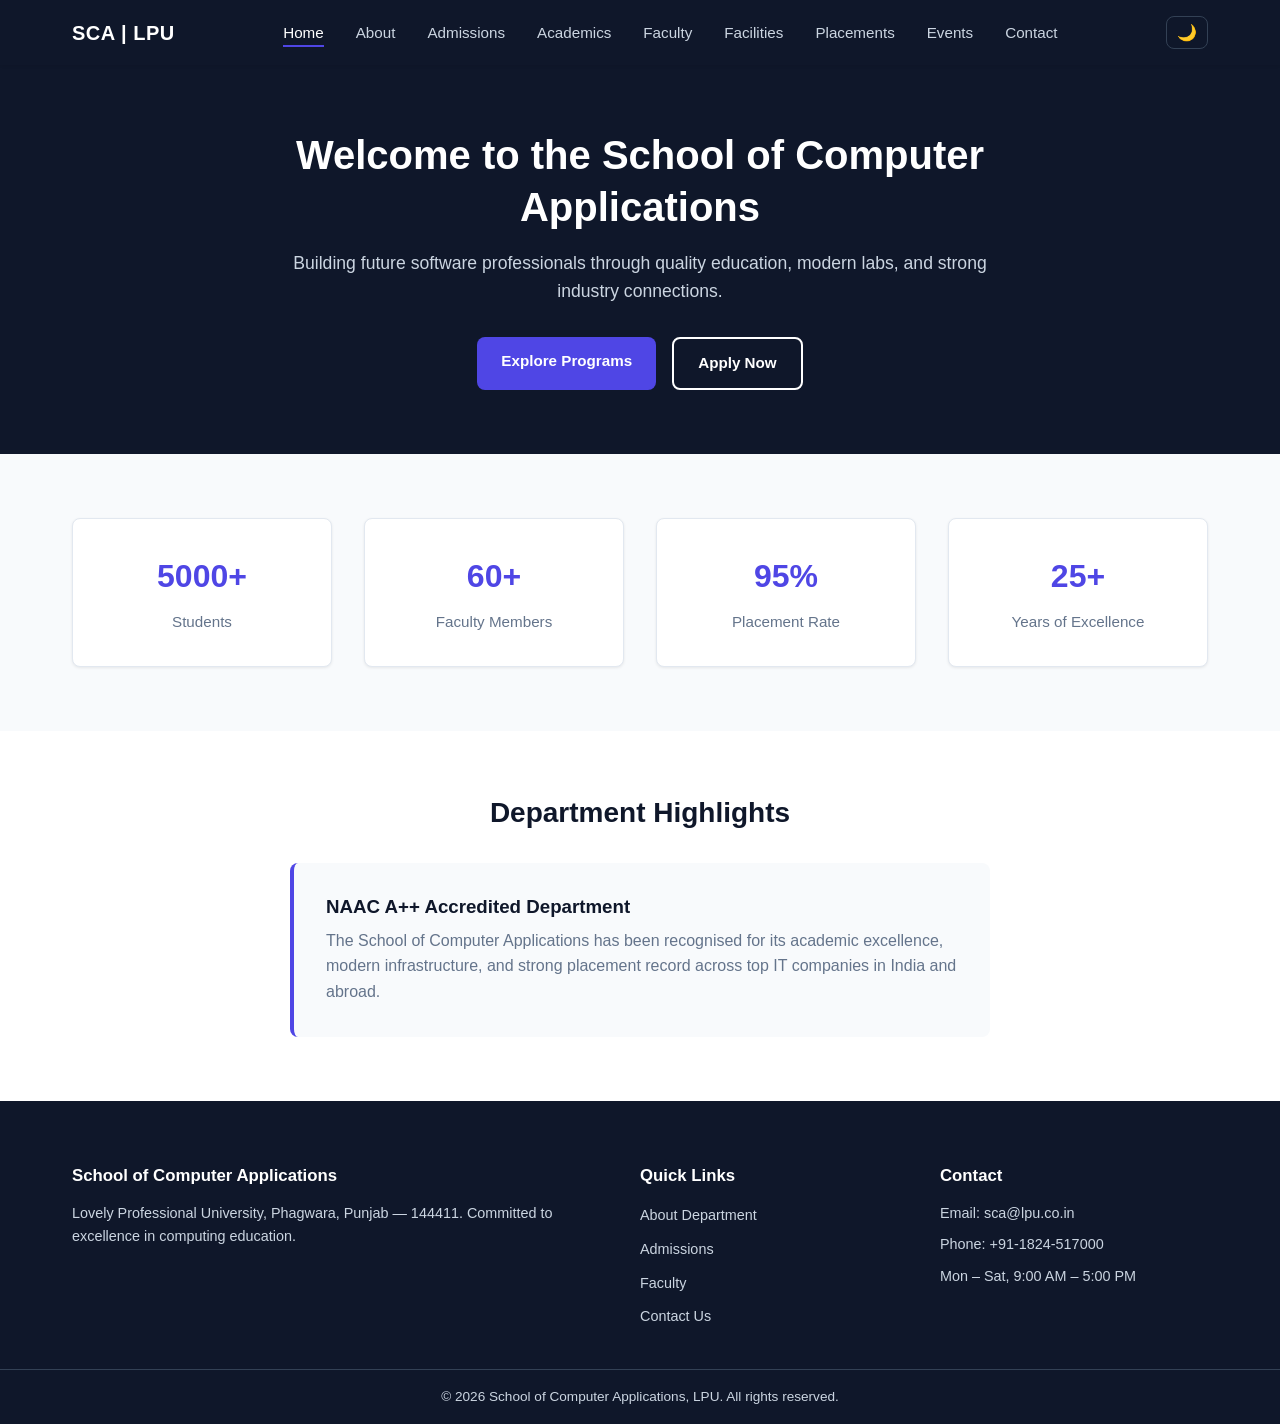
<file: index.html>
<!DOCTYPE html>
<html lang="en">
<head>
  <meta charset="UTF-8">
  <meta name="viewport" content="width=device-width, initial-scale=1.0">
  <title>Home | School of Computer Applications, LPU</title>
  <link rel="stylesheet" href="css/style.css">
</head>
<body>

  <header class="site-header">
    <div class="container header-inner">
      <a href="index.html" class="brand">SCA | LPU</a>
      <nav class="main-nav">
        <ul>
          <li><a href="index.html" class="active">Home</a></li>
          <li><a href="about.html">About</a></li>
          <li><a href="admissions.html">Admissions</a></li>
          <li><a href="academics.html">Academics</a></li>
          <li><a href="faculty.html">Faculty</a></li>
          <li><a href="facilities.html">Facilities</a></li>
          <li><a href="placements.html">Placements</a></li>
          <li><a href="events.html">Events</a></li>
          <li><a href="contact.html">Contact</a></li>
        </ul>
      </nav>
      <button id="theme-toggle" class="theme-toggle" aria-label="Toggle dark mode">🌙</button>
    </div>
  </header>

  <section class="hero">
    <div class="container">
      <h1>Welcome to the School of Computer Applications</h1>
      <p>Building future software professionals through quality education, modern labs, and strong industry connections.</p>
      <div class="hero-buttons">
        <a href="academics.html" class="btn btn-primary">Explore Programs</a>
        <a href="admissions.html" class="btn btn-outline">Apply Now</a>
      </div>
    </div>
  </section>

  <section class="stats">
    <div class="container">
      <div class="stats-grid">
        <div class="stat-card">
          <div class="stat-number">5000+</div>
          <div class="stat-label">Students</div>
        </div>
        <div class="stat-card">
          <div class="stat-number">60+</div>
          <div class="stat-label">Faculty Members</div>
        </div>
        <div class="stat-card">
          <div class="stat-number">95%</div>
          <div class="stat-label">Placement Rate</div>
        </div>
        <div class="stat-card">
          <div class="stat-number">25+</div>
          <div class="stat-label">Years of Excellence</div>
        </div>
      </div>
    </div>
  </section>

  <section class="highlights">
    <div class="container">
      <h2 class="section-title">Department Highlights</h2>
      <div class="highlight-card">
        <h3>NAAC A++ Accredited Department</h3>
        <p>The School of Computer Applications has been recognised for its academic excellence, modern infrastructure, and strong placement record across top IT companies in India and abroad.</p>
      </div>
    </div>
  </section>

  <footer class="site-footer">
    <div class="container footer-grid">
      <div>
        <h3>School of Computer Applications</h3>
        <p>Lovely Professional University, Phagwara, Punjab — 144411. Committed to excellence in computing education.</p>
      </div>
      <div>
        <h3>Quick Links</h3>
        <ul class="footer-links">
          <li><a href="about.html">About Department</a></li>
          <li><a href="admissions.html">Admissions</a></li>
          <li><a href="faculty.html">Faculty</a></li>
          <li><a href="contact.html">Contact Us</a></li>
        </ul>
      </div>
      <div>
        <h3>Contact</h3>
        <p>Email: sca@lpu.co.in</p>
        <p>Phone: +91-1824-517000</p>
        <p>Mon – Sat, 9:00 AM – 5:00 PM</p>
      </div>
    </div>
    <div class="footer-bottom">
      <p>© 2026 School of Computer Applications, LPU. All rights reserved.</p>
    </div>
  </footer>

  <script src="js/app.js"></script>
</body>
</html>
</file>
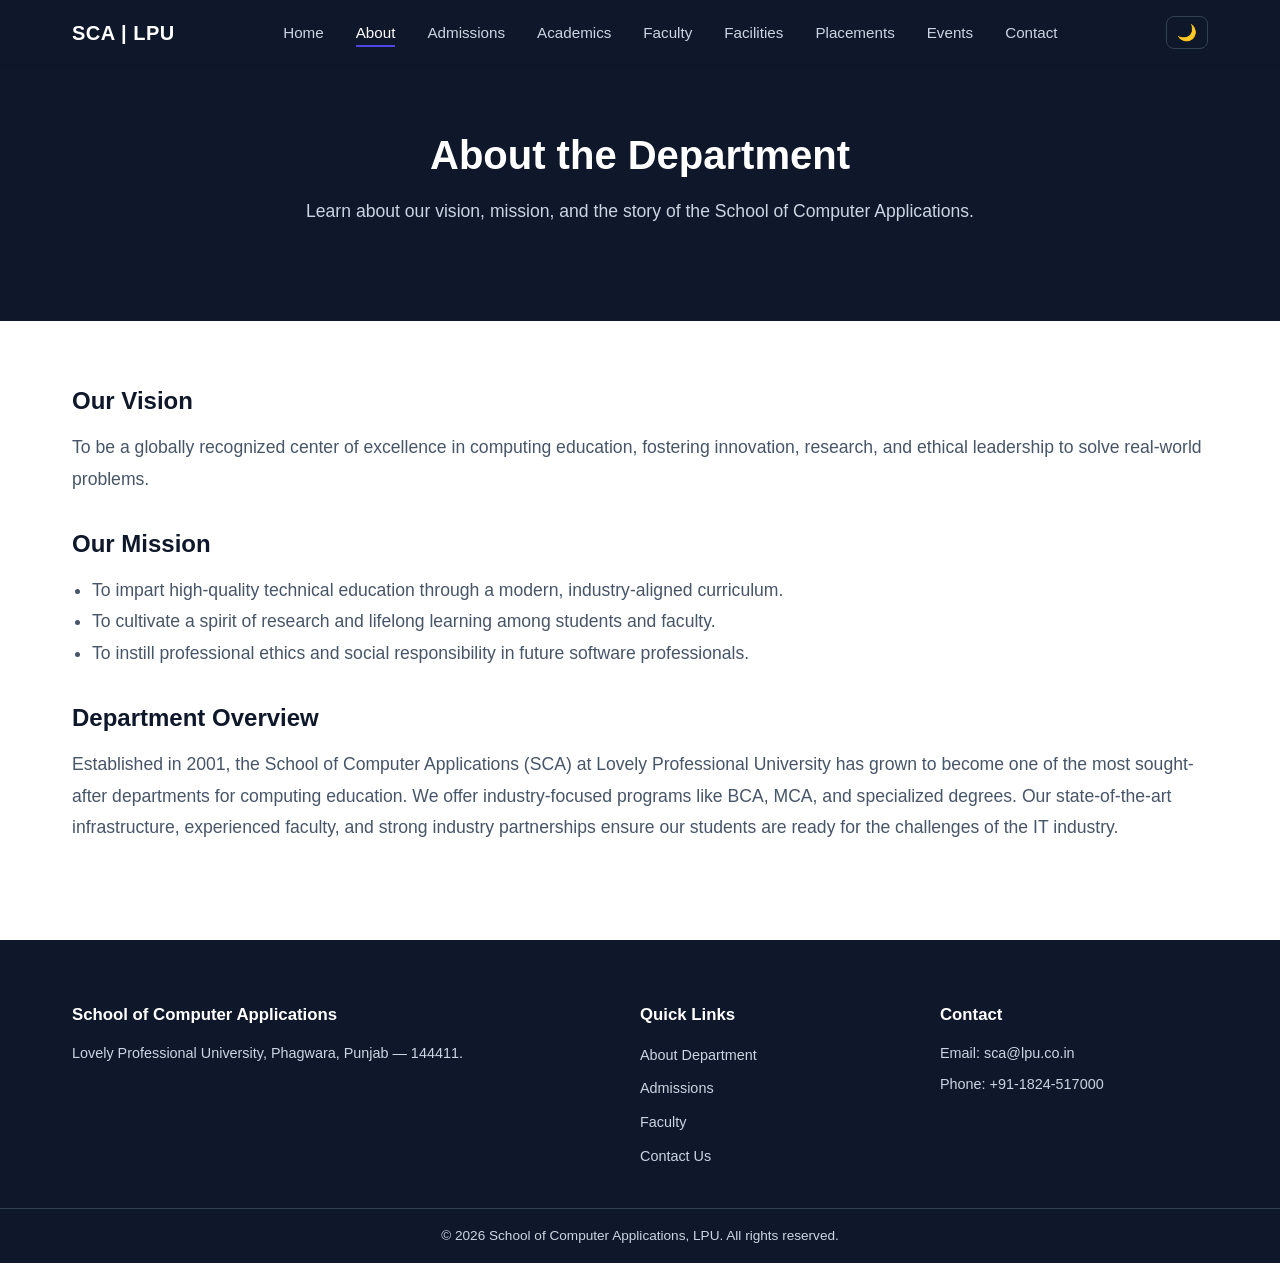
<file: about.html>
<!DOCTYPE html>
<html lang="en">
<head>
  <meta charset="UTF-8">
  <meta name="viewport" content="width=device-width, initial-scale=1.0">
  <title>About | School of Computer Applications, LPU</title>
  <link rel="stylesheet" href="css/style.css">
</head>
<body>
  <header class="site-header">
    <div class="container header-inner">
      <a href="index.html" class="brand">SCA | LPU</a>
      <nav class="main-nav">
        <ul>
          <li><a href="index.html">Home</a></li>
          <li><a href="about.html" class="active">About</a></li>
          <li><a href="admissions.html">Admissions</a></li>
          <li><a href="academics.html">Academics</a></li>
          <li><a href="faculty.html">Faculty</a></li>
          <li><a href="facilities.html">Facilities</a></li>
          <li><a href="placements.html">Placements</a></li>
          <li><a href="events.html">Events</a></li>
          <li><a href="contact.html">Contact</a></li>
        </ul>
      </nav>
      <button id="theme-toggle" class="theme-toggle" aria-label="Toggle dark mode">🌙</button>
    </div>
  </header>

  <section class="hero">
    <div class="container">
      <h1>About the Department</h1>
      <p>Learn about our vision, mission, and the story of the School of Computer Applications.</p>
    </div>
  </section>

  <section class="page-section">
    <div class="container">
      <h2 class="section-heading">Our Vision</h2>
      <p class="content-text">To be a globally recognized center of excellence in computing education, fostering innovation, research, and ethical leadership to solve real-world problems.</p>

      <h2 class="section-heading">Our Mission</h2>
      <ul class="custom-list">
        <li>To impart high-quality technical education through a modern, industry-aligned curriculum.</li>
        <li>To cultivate a spirit of research and lifelong learning among students and faculty.</li>
        <li>To instill professional ethics and social responsibility in future software professionals.</li>
      </ul>

      <h2 class="section-heading">Department Overview</h2>
      <p class="content-text">Established in 2001, the School of Computer Applications (SCA) at Lovely Professional University has grown to become one of the most sought-after departments for computing education. We offer industry-focused programs like BCA, MCA, and specialized degrees. Our state-of-the-art infrastructure, experienced faculty, and strong industry partnerships ensure our students are ready for the challenges of the IT industry.</p>
    </div>
  </section>

  <footer class="site-footer">
    <div class="container footer-grid">
      <div>
        <h3>School of Computer Applications</h3>
        <p>Lovely Professional University, Phagwara, Punjab — 144411.</p>
      </div>
      <div>
        <h3>Quick Links</h3>
        <ul class="footer-links">
          <li><a href="about.html">About Department</a></li>
          <li><a href="admissions.html">Admissions</a></li>
          <li><a href="faculty.html">Faculty</a></li>
          <li><a href="contact.html">Contact Us</a></li>
        </ul>
      </div>
      <div>
        <h3>Contact</h3>
        <p>Email: sca@lpu.co.in</p>
        <p>Phone: +91-1824-517000</p>
      </div>
    </div>
    <div class="footer-bottom">
      <p>© 2026 School of Computer Applications, LPU. All rights reserved.</p>
    </div>
  </footer>
  <script src="js/app.js"></script>
</body>
</html>
</file>
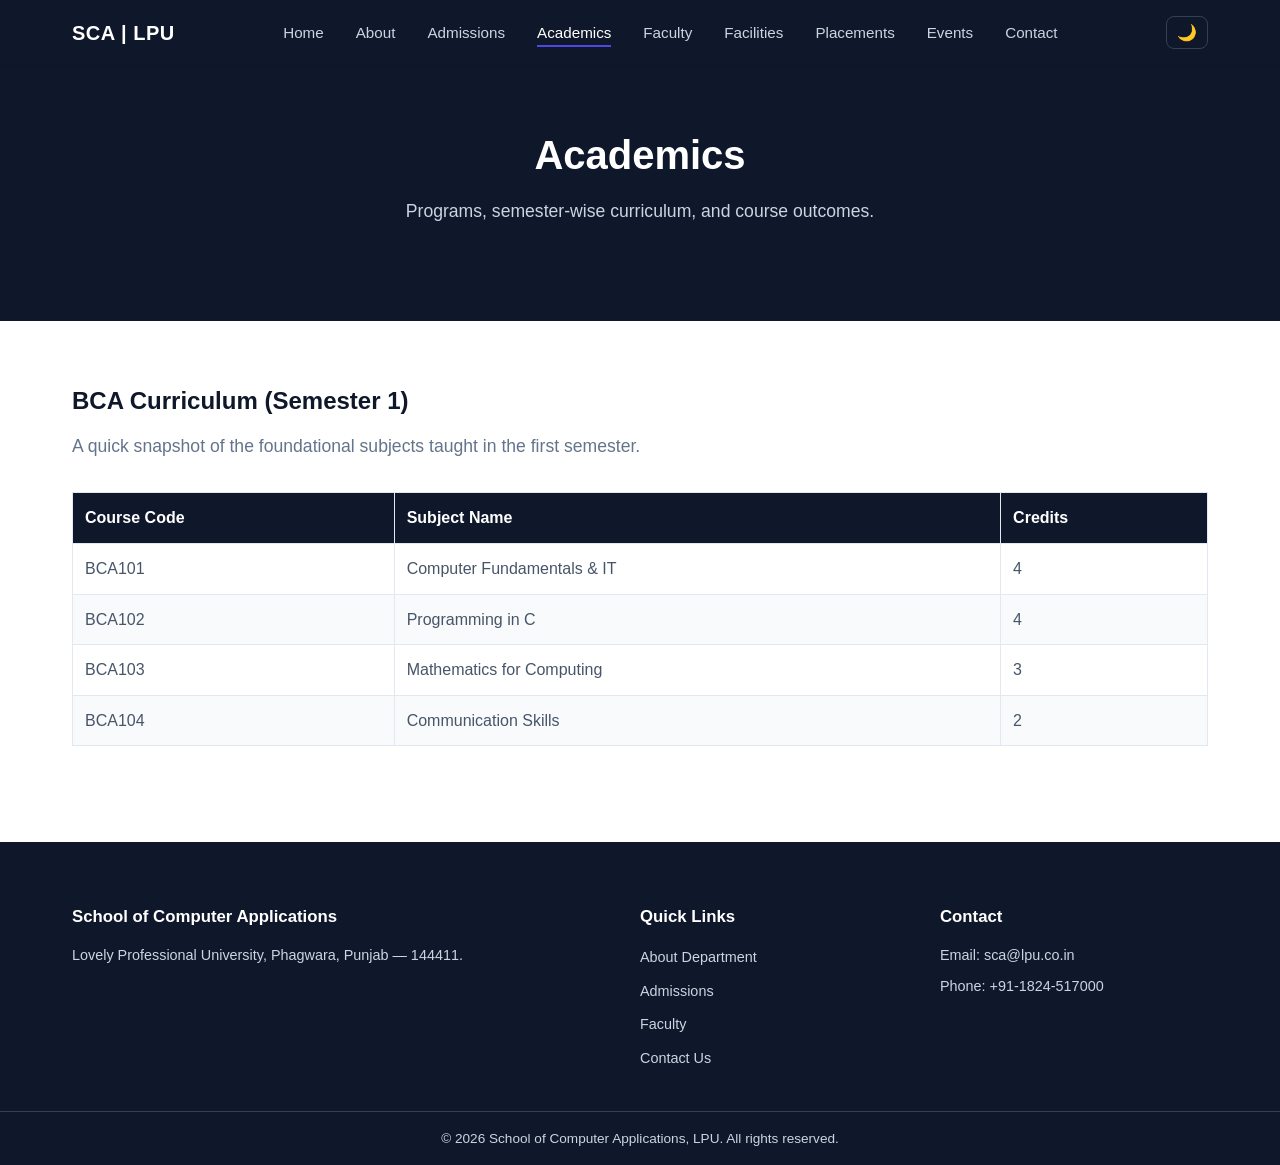
<file: academics.html>
<!DOCTYPE html>
<html lang="en">
<head>
  <meta charset="UTF-8">
  <meta name="viewport" content="width=device-width, initial-scale=1.0">
  <title>Academics | School of Computer Applications, LPU</title>
  <link rel="stylesheet" href="css/style.css">
</head>
<body>
  <header class="site-header">
    <div class="container header-inner">
      <a href="index.html" class="brand">SCA | LPU</a>
      <nav class="main-nav">
        <ul>
          <li><a href="index.html">Home</a></li>
          <li><a href="about.html">About</a></li>
          <li><a href="admissions.html">Admissions</a></li>
          <li><a href="academics.html" class="active">Academics</a></li>
          <li><a href="faculty.html">Faculty</a></li>
          <li><a href="facilities.html">Facilities</a></li>
          <li><a href="placements.html">Placements</a></li>
          <li><a href="events.html">Events</a></li>
          <li><a href="contact.html">Contact</a></li>
        </ul>
      </nav>
      <button id="theme-toggle" class="theme-toggle" aria-label="Toggle dark mode">🌙</button>
    </div>
  </header>

  <section class="hero">
    <div class="container">
      <h1>Academics</h1>
      <p>Programs, semester-wise curriculum, and course outcomes.</p>
    </div>
  </section>

  <section class="page-section">
    <div class="container">
      <h2 class="section-heading">BCA Curriculum (Semester 1)</h2>
      <p class="section-subtext">A quick snapshot of the foundational subjects taught in the first semester.</p>
      
      <table class="data-table">
        <thead>
          <tr>
            <th>Course Code</th>
            <th>Subject Name</th>
            <th>Credits</th>
          </tr>
        </thead>
        <tbody>
          <tr>
            <td>BCA101</td>
            <td>Computer Fundamentals & IT</td>
            <td>4</td>
          </tr>
          <tr>
            <td>BCA102</td>
            <td>Programming in C</td>
            <td>4</td>
          </tr>
          <tr>
            <td>BCA103</td>
            <td>Mathematics for Computing</td>
            <td>3</td>
          </tr>
          <tr>
            <td>BCA104</td>
            <td>Communication Skills</td>
            <td>2</td>
          </tr>
        </tbody>
      </table>
    </div>
  </section>

  <footer class="site-footer">
    <div class="container footer-grid">
      <div>
        <h3>School of Computer Applications</h3>
        <p>Lovely Professional University, Phagwara, Punjab — 144411.</p>
      </div>
      <div>
        <h3>Quick Links</h3>
        <ul class="footer-links">
          <li><a href="about.html">About Department</a></li>
          <li><a href="admissions.html">Admissions</a></li>
          <li><a href="faculty.html">Faculty</a></li>
          <li><a href="contact.html">Contact Us</a></li>
        </ul>
      </div>
      <div>
        <h3>Contact</h3>
        <p>Email: sca@lpu.co.in</p>
        <p>Phone: +91-1824-517000</p>
      </div>
    </div>
    <div class="footer-bottom">
      <p>© 2026 School of Computer Applications, LPU. All rights reserved.</p>
    </div>
  </footer>
  <script src="js/app.js"></script>
</body>
</html>
</file>
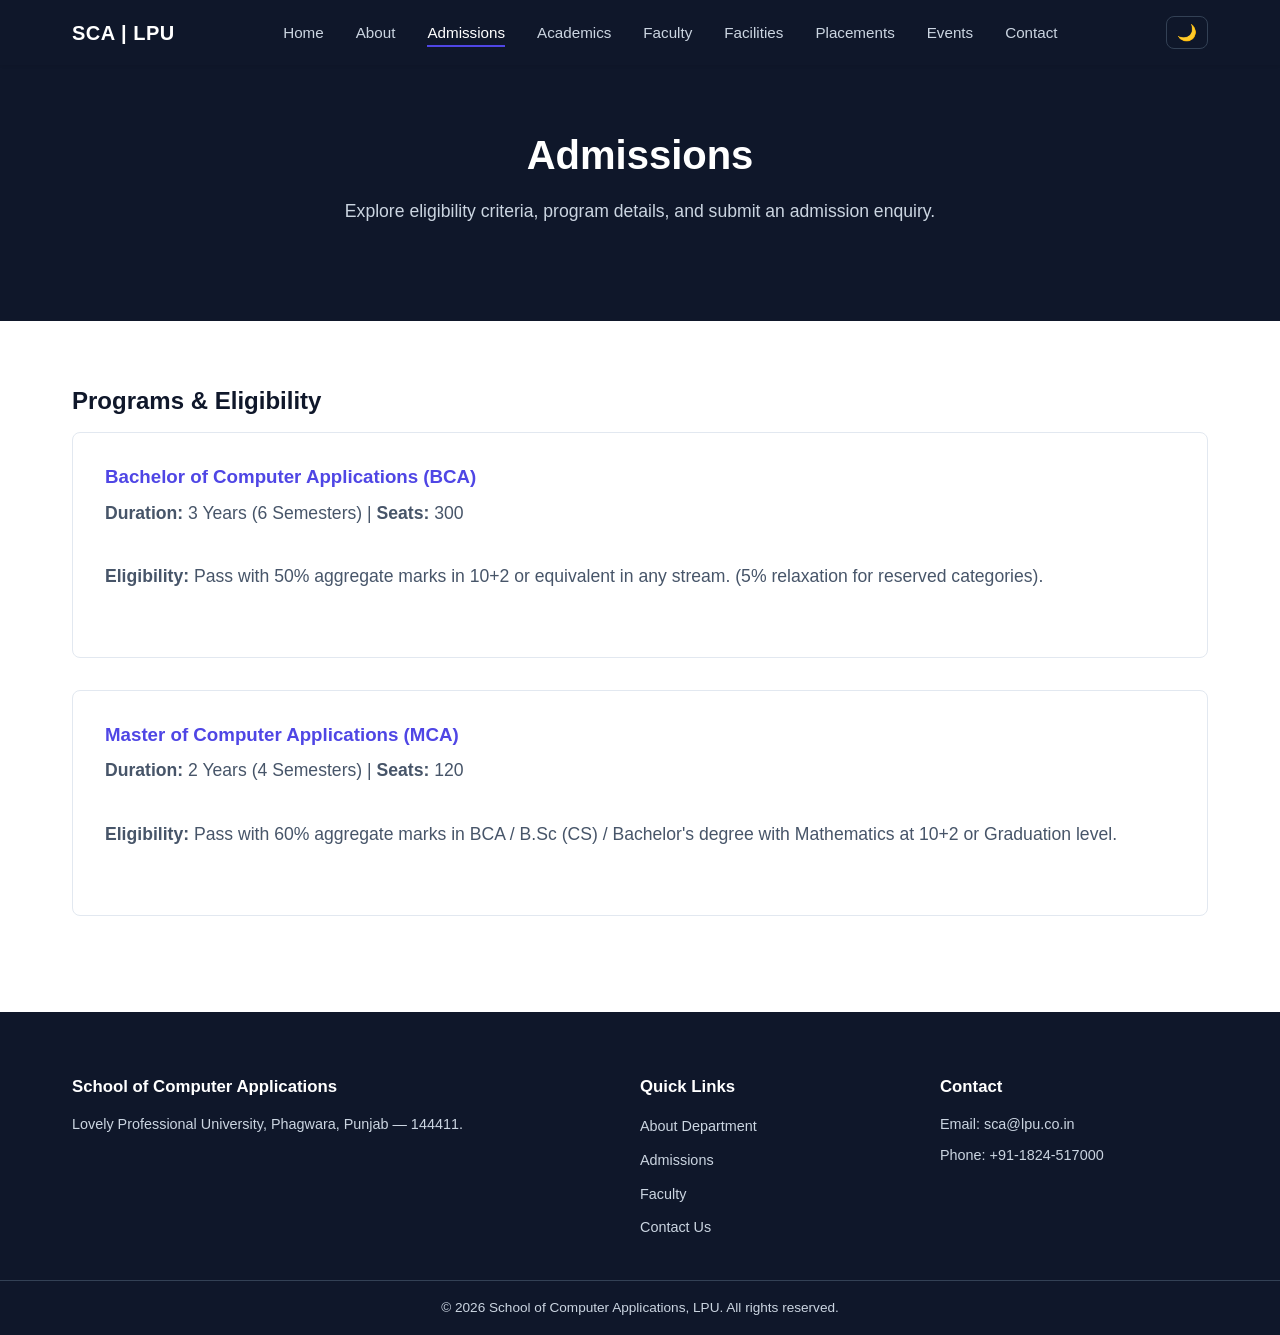
<file: admissions.html>
<!DOCTYPE html>
<html lang="en">
<head>
  <meta charset="UTF-8">
  <meta name="viewport" content="width=device-width, initial-scale=1.0">
  <title>Admissions | School of Computer Applications, LPU</title>
  <link rel="stylesheet" href="css/style.css">
</head>
<body>
  <header class="site-header">
    <div class="container header-inner">
      <a href="index.html" class="brand">SCA | LPU</a>
      <nav class="main-nav">
        <ul>
          <li><a href="index.html">Home</a></li>
          <li><a href="about.html">About</a></li>
          <li><a href="admissions.html" class="active">Admissions</a></li>
          <li><a href="academics.html">Academics</a></li>
          <li><a href="faculty.html">Faculty</a></li>
          <li><a href="facilities.html">Facilities</a></li>
          <li><a href="placements.html">Placements</a></li>
          <li><a href="events.html">Events</a></li>
          <li><a href="contact.html">Contact</a></li>
        </ul>
      </nav>
      <button id="theme-toggle" class="theme-toggle" aria-label="Toggle dark mode">🌙</button>
    </div>
  </header>

  <section class="hero">
    <div class="container">
      <h1>Admissions</h1>
      <p>Explore eligibility criteria, program details, and submit an admission enquiry.</p>
    </div>
  </section>

  <section class="page-section">
    <div class="container">
      <h2 class="section-heading">Programs & Eligibility</h2>
      
      <div class="info-box">
        <h3>Bachelor of Computer Applications (BCA)</h3>
        <p class="content-text"><strong>Duration:</strong> 3 Years (6 Semesters) | <strong>Seats:</strong> 300</p>
        <p class="content-text"><strong>Eligibility:</strong> Pass with 50% aggregate marks in 10+2 or equivalent in any stream. (5% relaxation for reserved categories).</p>
      </div>

      <div class="info-box">
        <h3>Master of Computer Applications (MCA)</h3>
        <p class="content-text"><strong>Duration:</strong> 2 Years (4 Semesters) | <strong>Seats:</strong> 120</p>
        <p class="content-text"><strong>Eligibility:</strong> Pass with 60% aggregate marks in BCA / B.Sc (CS) / Bachelor's degree with Mathematics at 10+2 or Graduation level.</p>
      </div>
    </div>
  </section>

  <footer class="site-footer">
    <div class="container footer-grid">
      <div>
        <h3>School of Computer Applications</h3>
        <p>Lovely Professional University, Phagwara, Punjab — 144411.</p>
      </div>
      <div>
        <h3>Quick Links</h3>
        <ul class="footer-links">
          <li><a href="about.html">About Department</a></li>
          <li><a href="admissions.html">Admissions</a></li>
          <li><a href="faculty.html">Faculty</a></li>
          <li><a href="contact.html">Contact Us</a></li>
        </ul>
      </div>
      <div>
        <h3>Contact</h3>
        <p>Email: sca@lpu.co.in</p>
        <p>Phone: +91-1824-517000</p>
      </div>
    </div>
    <div class="footer-bottom">
      <p>© 2026 School of Computer Applications, LPU. All rights reserved.</p>
    </div>
  </footer>
  <script src="js/app.js"></script>
</body>
</html>
</file>
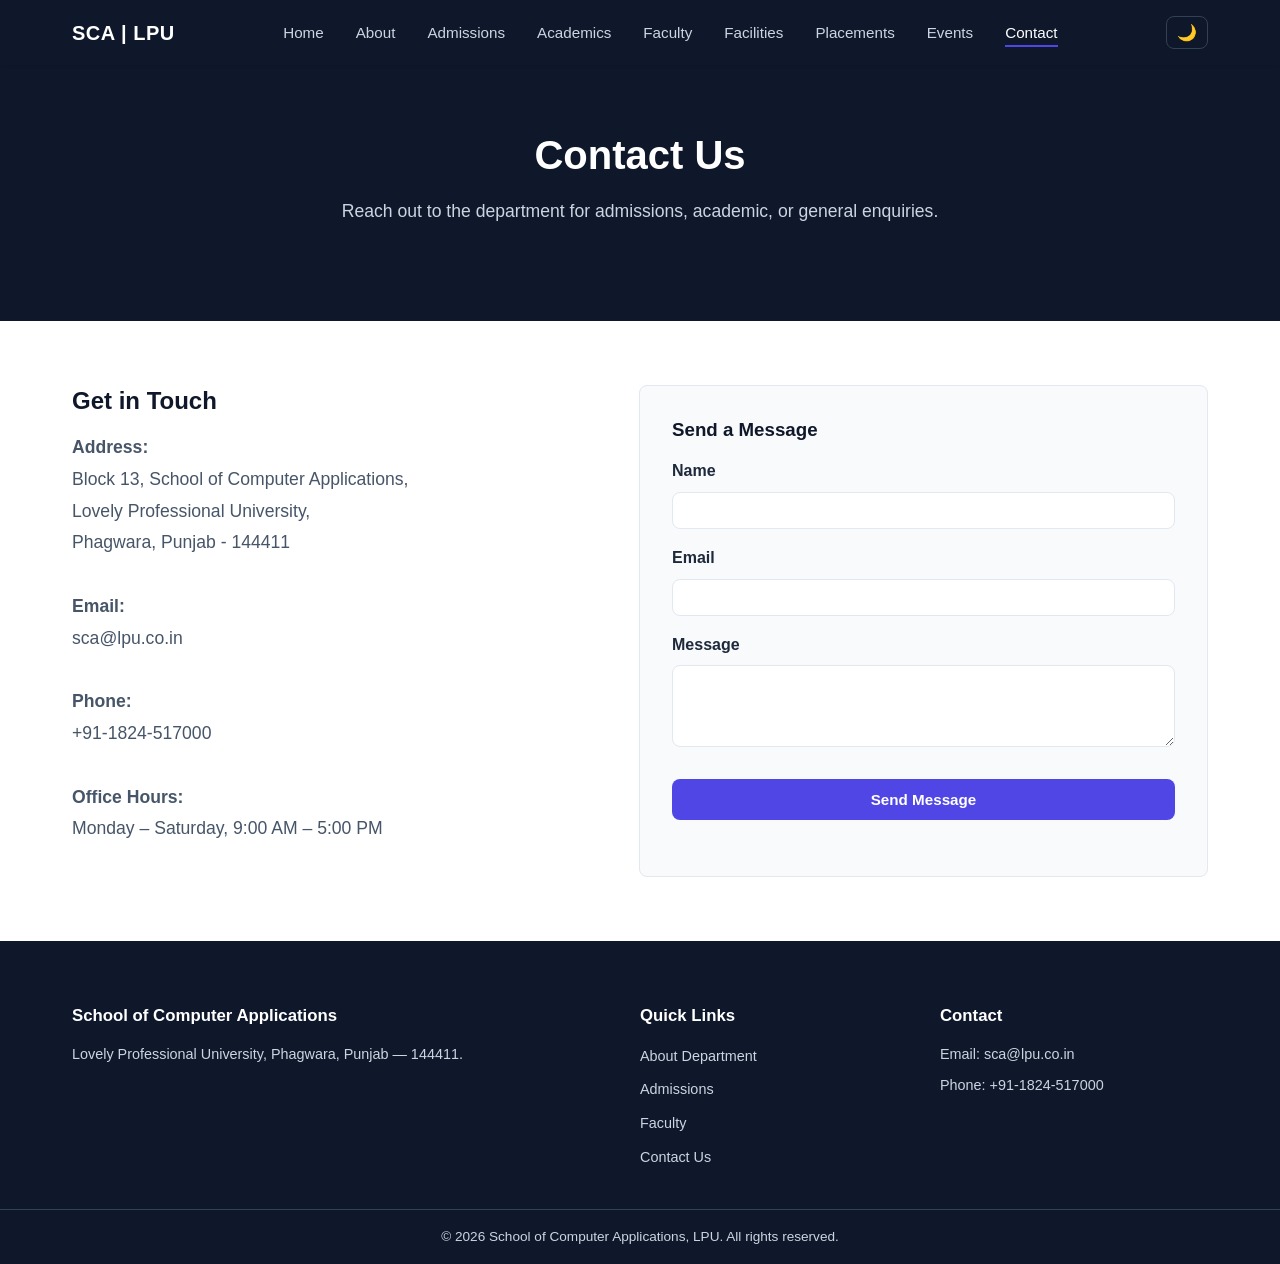
<file: contact.html>
<!DOCTYPE html>
<html lang="en">
<head>
  <meta charset="UTF-8">
  <meta name="viewport" content="width=device-width, initial-scale=1.0">
  <title>Contact | School of Computer Applications, LPU</title>
  <link rel="stylesheet" href="css/style.css">
</head>
<body>
  <header class="site-header">
    <div class="container header-inner">
      <a href="index.html" class="brand">SCA | LPU</a>
      <nav class="main-nav">
        <ul>
          <li><a href="index.html">Home</a></li>
          <li><a href="about.html">About</a></li>
          <li><a href="admissions.html">Admissions</a></li>
          <li><a href="academics.html">Academics</a></li>
          <li><a href="faculty.html">Faculty</a></li>
          <li><a href="facilities.html">Facilities</a></li>
          <li><a href="placements.html">Placements</a></li>
          <li><a href="events.html">Events</a></li>
          <li><a href="contact.html" class="active">Contact</a></li>
        </ul>
      </nav>
      <button id="theme-toggle" class="theme-toggle" aria-label="Toggle dark mode">🌙</button>
    </div>
  </header>

  <section class="hero">
    <div class="container">
      <h1>Contact Us</h1>
      <p>Reach out to the department for admissions, academic, or general enquiries.</p>
    </div>
  </section>

  <section class="page-section">
    <div class="container">
      <div class="contact-layout">
        
        <!-- Contact Info -->
        <div class="contact-info">
          <h2 class="section-heading">Get in Touch</h2>
          <p class="content-text"><strong>Address:</strong><br>Block 13, School of Computer Applications,<br>Lovely Professional University,<br>Phagwara, Punjab - 144411</p>
          <p class="content-text"><strong>Email:</strong><br>sca@lpu.co.in</p>
          <p class="content-text"><strong>Phone:</strong><br>+91-1824-517000</p>
          <p class="content-text"><strong>Office Hours:</strong><br>Monday – Saturday, 9:00 AM – 5:00 PM</p>
        </div>

        <!-- General Enquiry Form -->
        <div class="form-placeholder">
          <h3 class="section-heading" style="margin-bottom: 16px;">Send a Message</h3>
          <form id="contact-form">
            
            <div style="margin-bottom: 16px;">
              <label for="contact-name" style="display: block; font-weight: bold; margin-bottom: 8px;">Name</label>
              <input type="text" id="contact-name" style="width: 100%; padding: 10px; border: 1px solid var(--color-border); border-radius: var(--radius);">
              <small id="c-name-error" style="color: red; display: none;">Please enter your name.</small>
            </div>

            <div style="margin-bottom: 16px;">
              <label for="contact-email" style="display: block; font-weight: bold; margin-bottom: 8px;">Email</label>
              <input type="text" id="contact-email" style="width: 100%; padding: 10px; border: 1px solid var(--color-border); border-radius: var(--radius);">
              <small id="c-email-error" style="color: red; display: none;">Please enter a valid email address.</small>
            </div>

            <div style="margin-bottom: 24px;">
              <label for="contact-message" style="display: block; font-weight: bold; margin-bottom: 8px;">Message</label>
              <textarea id="contact-message" rows="4" style="width: 100%; padding: 10px; border: 1px solid var(--color-border); border-radius: var(--radius);"></textarea>
              <small id="c-message-error" style="color: red; display: none;">Please enter your message.</small>
            </div>

            <button type="submit" class="btn btn-primary" style="border: none; cursor: pointer; width: 100%;">Send Message</button>
            
            <div id="contact-success" style="display: none; margin-top: 16px; padding: 12px; background: #dcfce7; color: #166534; border-radius: var(--radius); font-weight: bold;">
              ✅ Your message has been sent successfully.
            </div>
          </form>
        </div>

      </div>
    </div>
  </section>

  <footer class="site-footer">
    <div class="container footer-grid">
      <div>
        <h3>School of Computer Applications</h3>
        <p>Lovely Professional University, Phagwara, Punjab — 144411.</p>
      </div>
      <div>
        <h3>Quick Links</h3>
        <ul class="footer-links">
          <li><a href="about.html">About Department</a></li>
          <li><a href="admissions.html">Admissions</a></li>
          <li><a href="faculty.html">Faculty</a></li>
          <li><a href="contact.html">Contact Us</a></li>
        </ul>
      </div>
      <div>
        <h3>Contact</h3>
        <p>Email: sca@lpu.co.in</p>
        <p>Phone: +91-1824-517000</p>
      </div>
    </div>
    <div class="footer-bottom">
      <p>© 2026 School of Computer Applications, LPU. All rights reserved.</p>
    </div>
  </footer>
  <script src="js/app.js"></script>
</body>
</html>
</file>
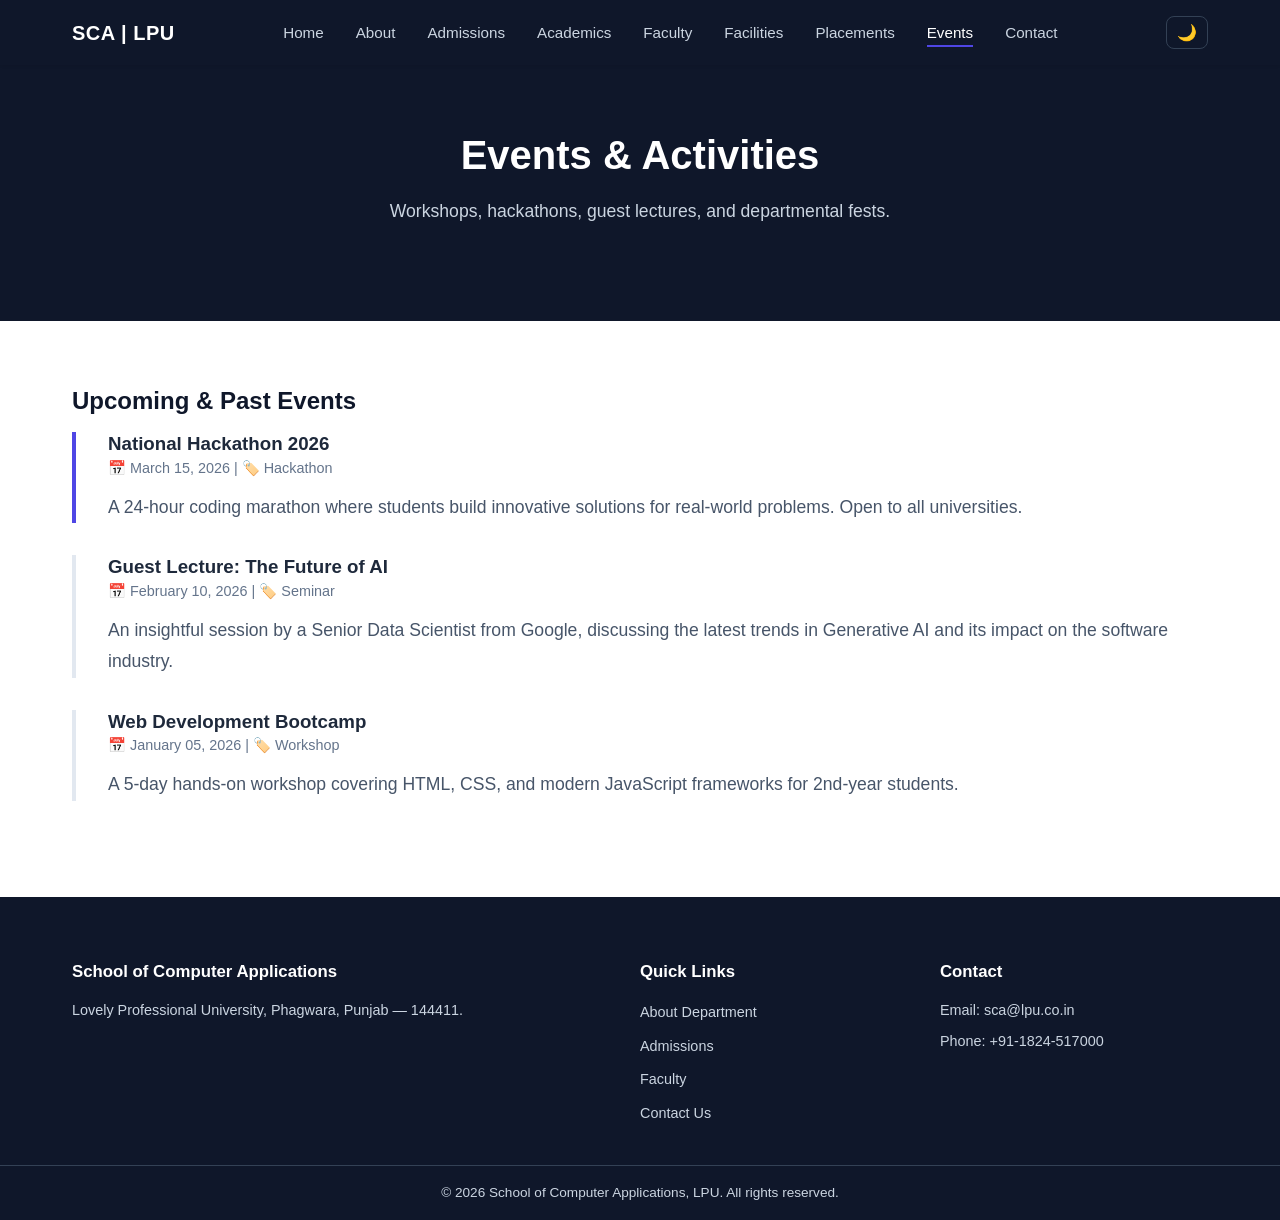
<file: events.html>
<!DOCTYPE html>
<html lang="en">
<head>
  <meta charset="UTF-8">
  <meta name="viewport" content="width=device-width, initial-scale=1.0">
  <title>Events | School of Computer Applications, LPU</title>
  <link rel="stylesheet" href="css/style.css">
</head>
<body>
  <header class="site-header">
    <div class="container header-inner">
      <a href="index.html" class="brand">SCA | LPU</a>
      <nav class="main-nav">
        <ul>
          <li><a href="index.html">Home</a></li>
          <li><a href="about.html">About</a></li>
          <li><a href="admissions.html">Admissions</a></li>
          <li><a href="academics.html">Academics</a></li>
          <li><a href="faculty.html">Faculty</a></li>
          <li><a href="facilities.html">Facilities</a></li>
          <li><a href="placements.html">Placements</a></li>
          <li><a href="events.html" class="active">Events</a></li>
          <li><a href="contact.html">Contact</a></li>
        </ul>
      </nav>
      <button id="theme-toggle" class="theme-toggle" aria-label="Toggle dark mode">🌙</button>
    </div>
  </header>

  <section class="hero">
    <div class="container">
      <h1>Events & Activities</h1>
      <p>Workshops, hackathons, guest lectures, and departmental fests.</p>
    </div>
  </section>

  <section class="page-section">
    <div class="container">
      <h2 class="section-heading">Upcoming & Past Events</h2>
      
      <div class="event-card">
        <h3>National Hackathon 2026</h3>
        <p class="event-date">📅 March 15, 2026 | 🏷️ Hackathon</p>
        <p class="content-text">A 24-hour coding marathon where students build innovative solutions for real-world problems. Open to all universities.</p>
      </div>

      <div class="event-card past-event">
        <h3>Guest Lecture: The Future of AI</h3>
        <p class="event-date">📅 February 10, 2026 | 🏷️ Seminar</p>
        <p class="content-text">An insightful session by a Senior Data Scientist from Google, discussing the latest trends in Generative AI and its impact on the software industry.</p>
      </div>
      
      <div class="event-card past-event">
        <h3>Web Development Bootcamp</h3>
        <p class="event-date">📅 January 05, 2026 | 🏷️ Workshop</p>
        <p class="content-text">A 5-day hands-on workshop covering HTML, CSS, and modern JavaScript frameworks for 2nd-year students.</p>
      </div>
    </div>
  </section>

  <footer class="site-footer">
    <div class="container footer-grid">
      <div>
        <h3>School of Computer Applications</h3>
        <p>Lovely Professional University, Phagwara, Punjab — 144411.</p>
      </div>
      <div>
        <h3>Quick Links</h3>
        <ul class="footer-links">
          <li><a href="about.html">About Department</a></li>
          <li><a href="admissions.html">Admissions</a></li>
          <li><a href="faculty.html">Faculty</a></li>
          <li><a href="contact.html">Contact Us</a></li>
        </ul>
      </div>
      <div>
        <h3>Contact</h3>
        <p>Email: sca@lpu.co.in</p>
        <p>Phone: +91-1824-517000</p>
      </div>
    </div>
    <div class="footer-bottom">
      <p>© 2026 School of Computer Applications, LPU. All rights reserved.</p>
    </div>
  </footer>
  <script src="js/app.js"></script>
</body>
</html>
</file>
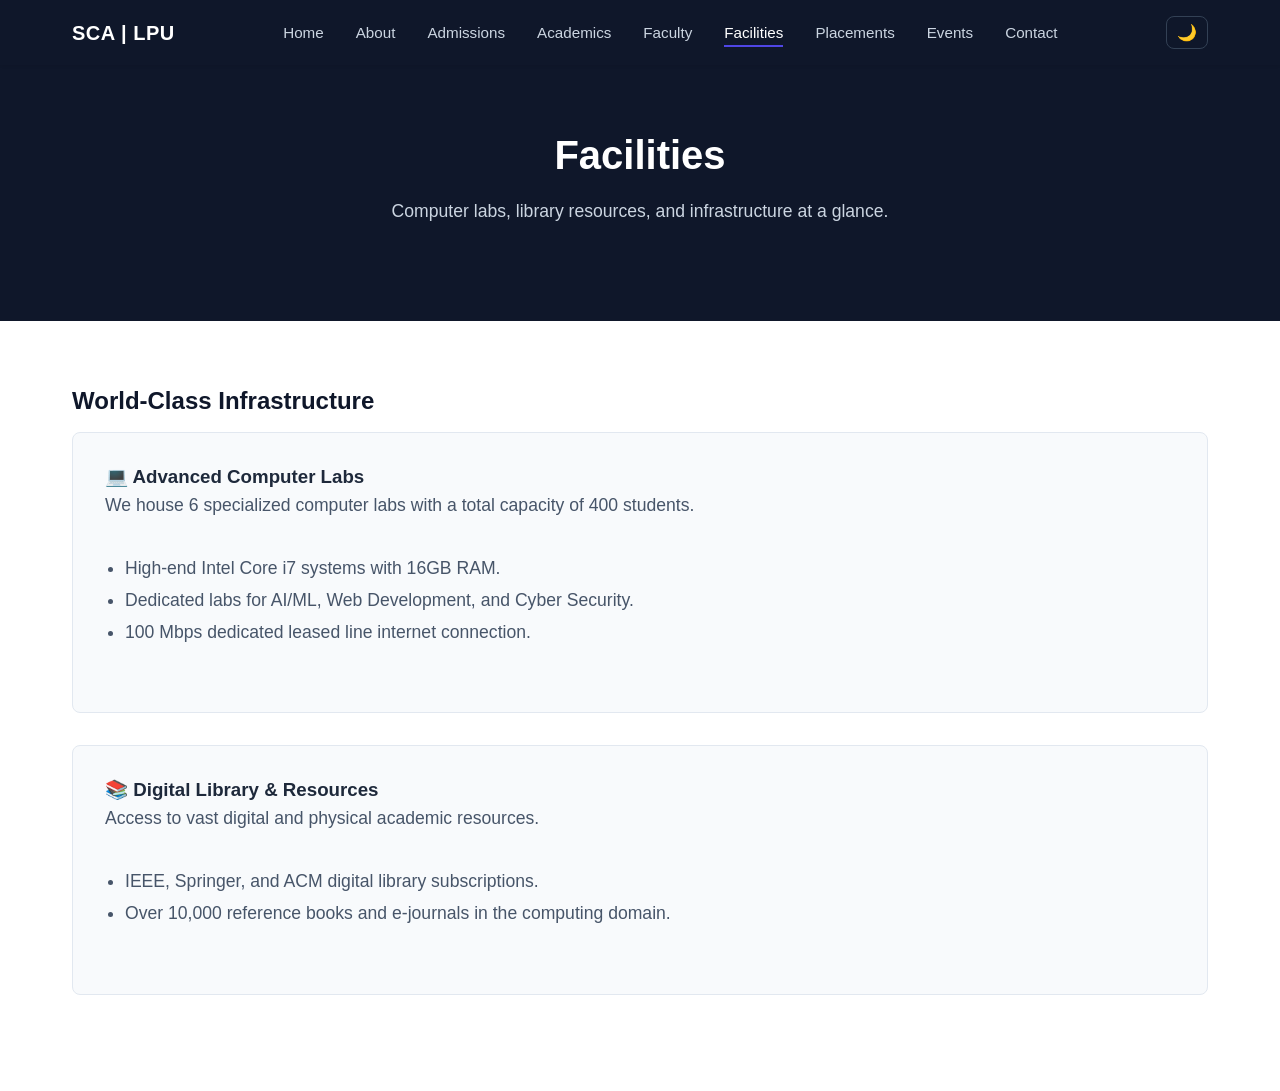
<file: facilities.html>
<!DOCTYPE html>
<html lang="en">
<head>
  <meta charset="UTF-8">
  <meta name="viewport" content="width=device-width, initial-scale=1.0">
  <title>Facilities | School of Computer Applications, LPU</title>
  <link rel="stylesheet" href="css/style.css">
</head>
<body>
  <header class="site-header">
    <div class="container header-inner">
      <a href="index.html" class="brand">SCA | LPU</a>
      <nav class="main-nav">
        <ul>
          <li><a href="index.html">Home</a></li>
          <li><a href="about.html">About</a></li>
          <li><a href="admissions.html">Admissions</a></li>
          <li><a href="academics.html">Academics</a></li>
          <li><a href="faculty.html">Faculty</a></li>
          <li><a href="facilities.html" class="active">Facilities</a></li>
          <li><a href="placements.html">Placements</a></li>
          <li><a href="events.html">Events</a></li>
          <li><a href="contact.html">Contact</a></li>
        </ul>
      </nav>
      <button id="theme-toggle" class="theme-toggle" aria-label="Toggle dark mode">🌙</button>
    </div>
  </header>

  <section class="hero">
    <div class="container">
      <h1>Facilities</h1>
      <p>Computer labs, library resources, and infrastructure at a glance.</p>
    </div>
  </section>

  <section class="page-section">
    <div class="container">
      <h2 class="section-heading">World-Class Infrastructure</h2>
      
      <div class="facility-card">
        <h3>💻 Advanced Computer Labs</h3>
        <p class="content-text">We house 6 specialized computer labs with a total capacity of 400 students.</p>
        <ul class="custom-list">
          <li>High-end Intel Core i7 systems with 16GB RAM.</li>
          <li>Dedicated labs for AI/ML, Web Development, and Cyber Security.</li>
          <li>100 Mbps dedicated leased line internet connection.</li>
        </ul>
      </div>

      <div class="facility-card">
        <h3>📚 Digital Library & Resources</h3>
        <p class="content-text">Access to vast digital and physical academic resources.</p>
        <ul class="custom-list">
          <li>IEEE, Springer, and ACM digital library subscriptions.</li>
          <li>Over 10,000 reference books and e-journals in the computing domain.</li>
          <li
</file>
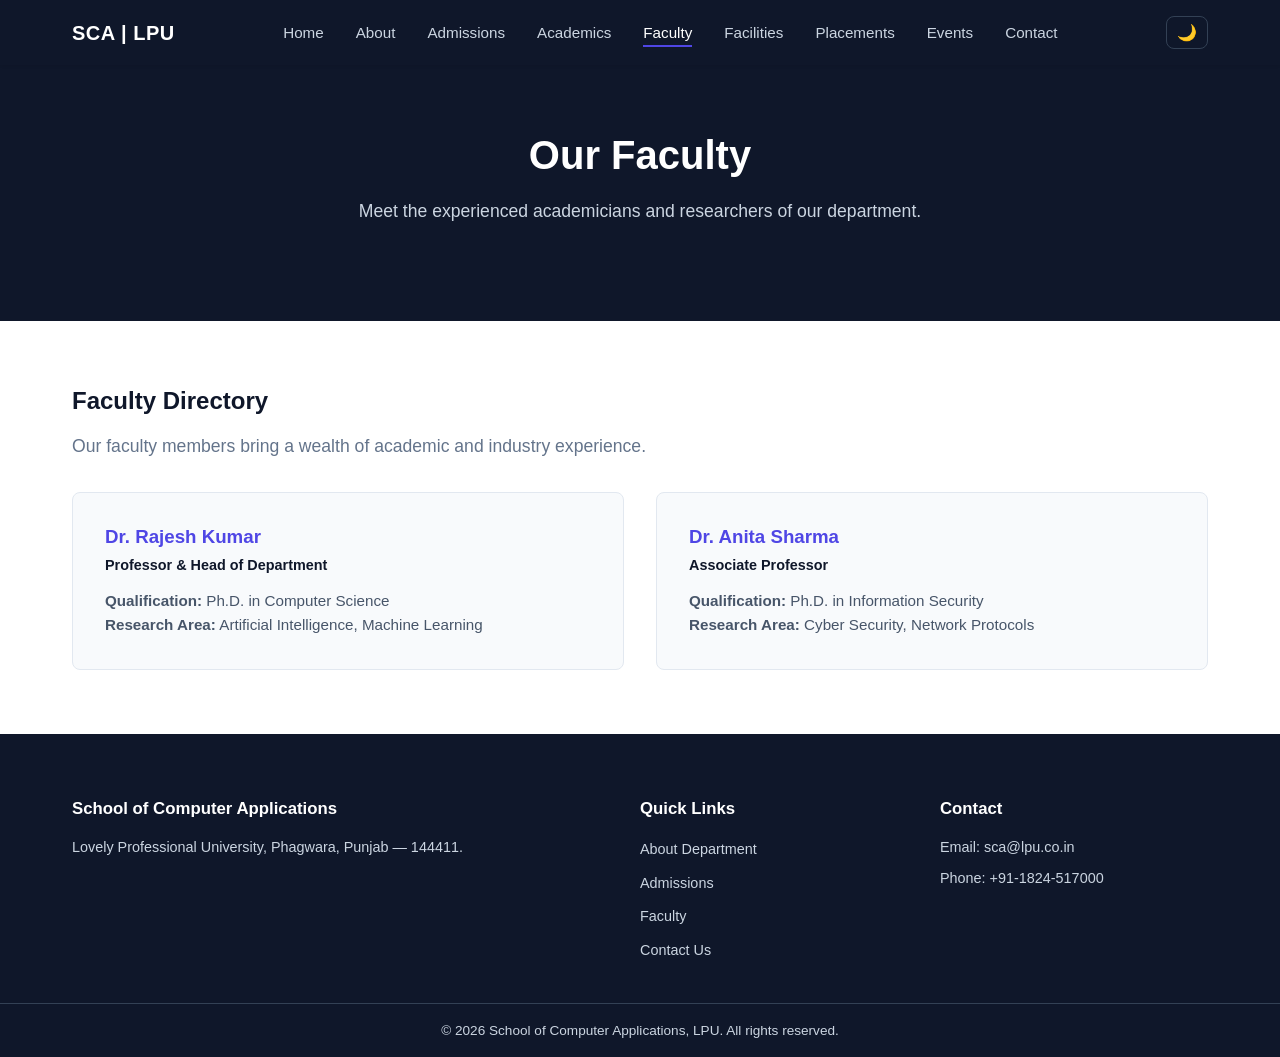
<file: faculty.html>
<!DOCTYPE html>
<html lang="en">
<head>
  <meta charset="UTF-8">
  <meta name="viewport" content="width=device-width, initial-scale=1.0">
  <title>Faculty | School of Computer Applications, LPU</title>
  <link rel="stylesheet" href="css/style.css">
</head>
<body>
  <header class="site-header">
    <div class="container header-inner">
      <a href="index.html" class="brand">SCA | LPU</a>
      <nav class="main-nav">
        <ul>
          <li><a href="index.html">Home</a></li>
          <li><a href="about.html">About</a></li>
          <li><a href="admissions.html">Admissions</a></li>
          <li><a href="academics.html">Academics</a></li>
          <li><a href="faculty.html" class="active">Faculty</a></li>
          <li><a href="facilities.html">Facilities</a></li>
          <li><a href="placements.html">Placements</a></li>
          <li><a href="events.html">Events</a></li>
          <li><a href="contact.html">Contact</a></li>
        </ul>
      </nav>
      <button id="theme-toggle" class="theme-toggle" aria-label="Toggle dark mode">🌙</button>
    </div>
  </header>

  <section class="hero">
    <div class="container">
      <h1>Our Faculty</h1>
      <p>Meet the experienced academicians and researchers of our department.</p>
    </div>
  </section>

  <section class="page-section">
    <div class="container">
      <h2 class="section-heading">Faculty Directory</h2>
      <p class="section-subtext">Our faculty members bring a wealth of academic and industry experience.</p>
      
      <div class="faculty-grid">
        <div class="faculty-card">
          <h3 class="faculty-name">Dr. Rajesh Kumar</h3>
          <p class="faculty-designation">Professor & Head of Department</p>
          <p class="faculty-detail"><strong>Qualification:</strong> Ph.D. in Computer Science</p>
          <p class="faculty-detail"><strong>Research Area:</strong> Artificial Intelligence, Machine Learning</p>
        </div>

        <div class="faculty-card">
          <h3 class="faculty-name">Dr. Anita Sharma</h3>
          <p class="faculty-designation">Associate Professor</p>
          <p class="faculty-detail"><strong>Qualification:</strong> Ph.D. in Information Security</p>
          <p class="faculty-detail"><strong>Research Area:</strong> Cyber Security, Network Protocols</p>
        </div>
      </div>
    </div>
  </section>

  <footer class="site-footer">
    <div class="container footer-grid">
      <div>
        <h3>School of Computer Applications</h3>
        <p>Lovely Professional University, Phagwara, Punjab — 144411.</p>
      </div>
      <div>
        <h3>Quick Links</h3>
        <ul class="footer-links">
          <li><a href="about.html">About Department</a></li>
          <li><a href="admissions.html">Admissions</a></li>
          <li><a href="faculty.html">Faculty</a></li>
          <li><a href="contact.html">Contact Us</a></li>
        </ul>
      </div>
      <div>
        <h3>Contact</h3>
        <p>Email: sca@lpu.co.in</p>
        <p>Phone: +91-1824-517000</p>
      </div>
    </div>
    <div class="footer-bottom">
      <p>© 2026 School of Computer Applications, LPU. All rights reserved.</p>
    </div>
  </footer>
  <script src="js/app.js"></script>
</body>
</html>
</file>
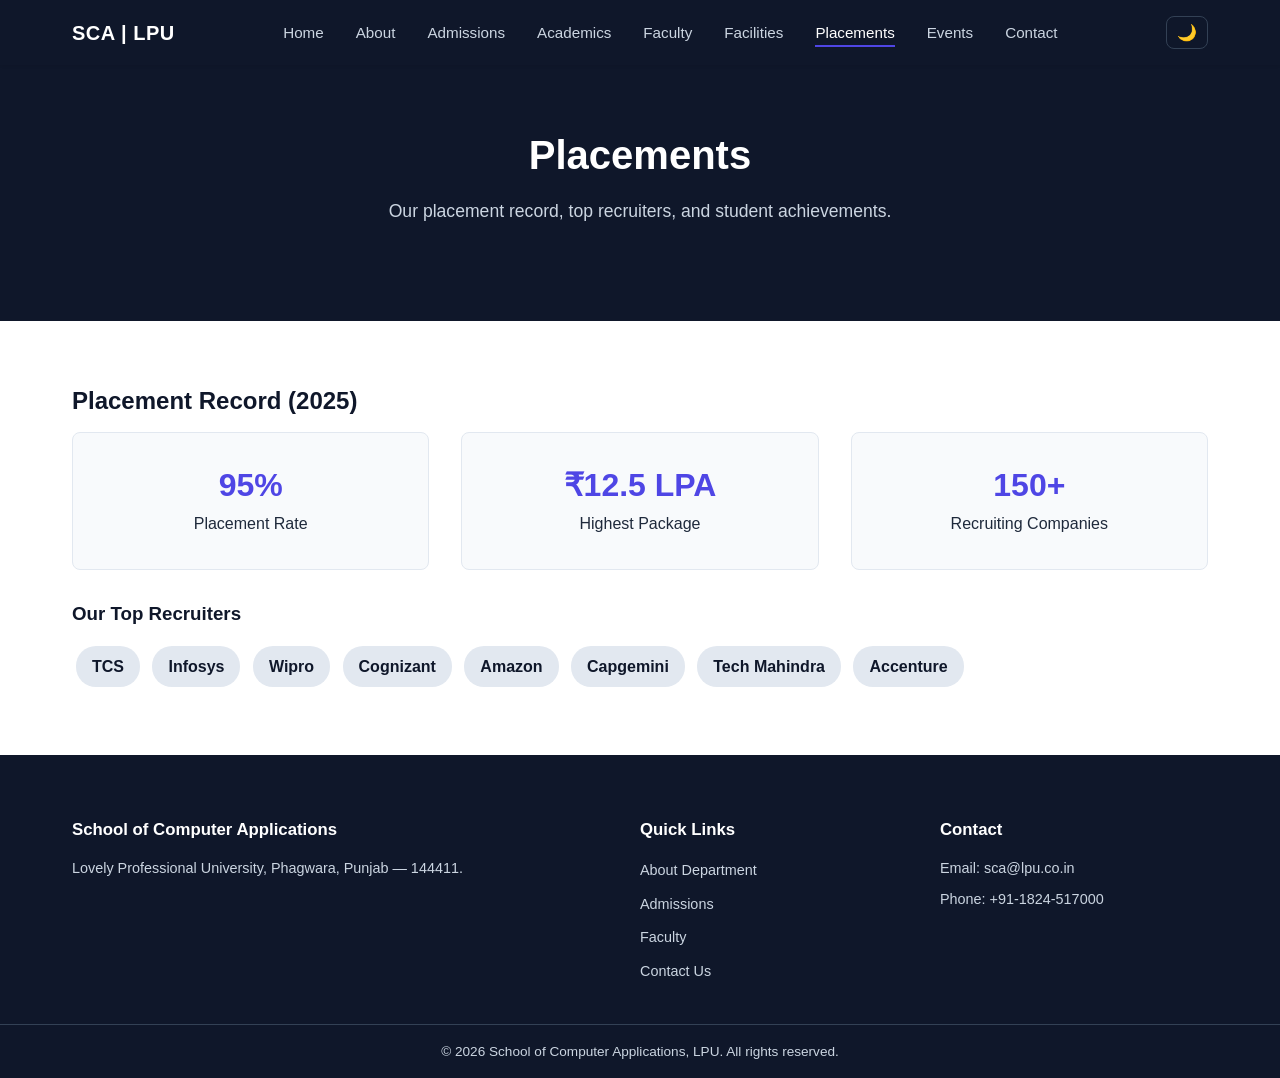
<file: placements.html>
<!DOCTYPE html>
<html lang="en">
<head>
  <meta charset="UTF-8">
  <meta name="viewport" content="width=device-width, initial-scale=1.0">
  <title>Placements | School of Computer Applications, LPU</title>
  <link rel="stylesheet" href="css/style.css">
</head>
<body>
  <header class="site-header">
    <div class="container header-inner">
      <a href="index.html" class="brand">SCA | LPU</a>
      <nav class="main-nav">
        <ul>
          <li><a href="index.html">Home</a></li>
          <li><a href="about.html">About</a></li>
          <li><a href="admissions.html">Admissions</a></li>
          <li><a href="academics.html">Academics</a></li>
          <li><a href="faculty.html">Faculty</a></li>
          <li><a href="facilities.html">Facilities</a></li>
          <li><a href="placements.html" class="active">Placements</a></li>
          <li><a href="events.html">Events</a></li>
          <li><a href="contact.html">Contact</a></li>
        </ul>
      </nav>
      <button id="theme-toggle" class="theme-toggle" aria-label="Toggle dark mode">🌙</button>
    </div>
  </header>

  <section class="hero">
    <div class="container">
      <h1>Placements</h1>
      <p>Our placement record, top recruiters, and student achievements.</p>
    </div>
  </section>

  <section class="page-section">
    <div class="container">
      <h2 class="section-heading">Placement Record (2025)</h2>
      
      <div class="placement-stats">
        <div class="stat-box">
          <h3>95%</h3>
          <p>Placement Rate</p>
        </div>
        <div class="stat-box">
          <h3>₹12.5 LPA</h3>
          <p>Highest Package</p>
        </div>
        <div class="stat-box">
          <h3>150+</h3>
          <p>Recruiting Companies</p>
        </div>
      </div>

      <h3 class="section-heading">Our Top Recruiters</h3>
      <div>
        <span class="recruiter-tag">TCS</span>
        <span class="recruiter-tag">Infosys</span>
        <span class="recruiter-tag">Wipro</span>
        <span class="recruiter-tag">Cognizant</span>
        <span class="recruiter-tag">Amazon</span>
        <span class="recruiter-tag">Capgemini</span>
        <span class="recruiter-tag">Tech Mahindra</span>
        <span class="recruiter-tag">Accenture</span>
      </div>
    </div>
  </section>

  <footer class="site-footer">
    <div class="container footer-grid">
      <div>
        <h3>School of Computer Applications</h3>
        <p>Lovely Professional University, Phagwara, Punjab — 144411.</p>
      </div>
      <div>
        <h3>Quick Links</h3>
        <ul class="footer-links">
          <li><a href="about.html">About Department</a></li>
          <li><a href="admissions.html">Admissions</a></li>
          <li><a href="faculty.html">Faculty</a></li>
          <li><a href="contact.html">Contact Us</a></li>
        </ul>
      </div>
      <div>
        <h3>Contact</h3>
        <p>Email: sca@lpu.co.in</p>
        <p>Phone: +91-1824-517000</p>
      </div>
    </div>
    <div class="footer-bottom">
      <p>© 2026 School of Computer Applications, LPU. All rights reserved.</p>
    </div>
  </footer>
  <script src="js/app.js"></script>
</body>
</html>
</file>
<file: css/style.css>
/* =====================================================
   1. DESIGN TOKENS
   ===================================================== */
:root {
  --color-primary: #0F172A;
  --color-accent: #4F46E5;
  --color-bg: #F8FAFC;
  --color-text: #1E293B;
  --color-text-muted: #64748B;
  --color-white: #FFFFFF;
  --color-border: #E2E8F0;
  --color-footer-link: #CBD5E1;

  --font-main: 'Segoe UI', 'Calibri', Arial, sans-serif;

  --space-xs: 8px;
  --space-sm: 16px;
  --space-md: 32px;
  --space-lg: 64px;

  --radius: 8px;
  --shadow-sm: 0 1px 3px rgba(0, 0, 0, 0.08);
  --shadow-md: 0 4px 12px rgba(0, 0, 0, 0.10);
  --container-width: 1200px;
}

/* =====================================================
   2. BASIC RESET
   ===================================================== */
* { box-sizing: border-box; margin: 0; padding: 0; }
body { font-family: var(--font-main); background: var(--color-bg); color: var(--color-text); font-size: 16px; line-height: 1.6; }
img { max-width: 100%; display: block; }
a { color: var(--color-accent); text-decoration: none; }
a:hover { text-decoration: underline; }
ul { list-style: none; }
h1, h2, h3 { line-height: 1.3; }

/* =====================================================
   3. UTILITY
   ===================================================== */
.container { max-width: var(--container-width); margin: 0 auto; padding: 0 var(--space-md); }
.section-title { font-size: 1.75rem; margin-bottom: var(--space-md); color: var(--color-primary); text-align: center; }

/* =====================================================
   4. HEADER + NAVIGATION
   ===================================================== */
.site-header { background: var(--color-primary); position: sticky; top: 0; z-index: 100; box-shadow: var(--shadow-sm); }
.header-inner { display: flex; align-items: center; justify-content: space-between; gap: var(--space-md); padding-top: var(--space-sm); padding-bottom: var(--space-sm); }
.brand { color: var(--color-white); font-size: 1.25rem; font-weight: 700; letter-spacing: 0.5px; }
.brand:hover { text-decoration: none; }
.main-nav ul { display: flex; gap: var(--space-md); }
.main-nav a { color: var(--color-footer-link); font-size: 0.95rem; padding: 4px 0; border-bottom: 2px solid transparent; }
.main-nav a:hover, .main-nav a.active { color: var(--color-white); border-bottom-color: var(--color-accent); text-decoration: none; }
.theme-toggle { background: transparent; border: 1px solid #334155; border-radius: var(--radius); color: var(--color-white); font-size: 1rem; padding: 6px 10px; cursor: pointer; }
.theme-toggle:hover { background: #1E293B; }

/* =====================================================
   5. HERO
   ===================================================== */
.hero { background: var(--color-primary); color: var(--color-white); padding: var(--space-lg) 0; text-align: center; }
.hero h1 { font-size: 2.5rem; margin-bottom: var(--space-sm); max-width: 800px; margin-left: auto; margin-right: auto; }
.hero p { color: var(--color-footer-link); font-size: 1.1rem; margin-bottom: var(--space-md); max-width: 700px; margin-left: auto; margin-right: auto; }
.hero-buttons { display: flex; gap: var(--space-sm); justify-content: center; flex-wrap: wrap; }
.btn { display: inline-block; padding: 12px 24px; border-radius: var(--radius); font-weight: 600; font-size: 0.95rem; }
.btn:hover { text-decoration: none; opacity: 0.9; }
.btn-primary { background: var(--color-accent); color: var(--color-white); }
.btn-outline { border: 2px solid var(--color-white); color: var(--color-white); }
.btn-outline:hover { background: var(--color-white); color: var(--color-primary); }

/* =====================================================
   6. HOME PAGE SECTIONS (Stats & Highlights)
   ===================================================== */
.stats { padding: var(--space-lg) 0; }
.stats-grid { display: grid; grid-template-columns: repeat(4, 1fr); gap: var(--space-md); }
.stat-card { background: var(--color-white); border: 1px solid var(--color-border); border-radius: var(--radius); padding: var(--space-md); text-align: center; box-shadow: var(--shadow-sm); }
.stat-number { font-size: 2rem; font-weight: 700; color: var(--color-accent); }
.stat-label { color: var(--color-text-muted); font-size: 0.95rem; margin-top: var(--space-xs); }
.highlights { padding: var(--space-lg) 0; background: var(--color-white); }
.highlight-card { max-width: 700px; margin: 0 auto; padding: var(--space-md); border-left: 4px solid var(--color-accent); background: var(--color-bg); border-radius: var(--radius); }
.highlight-card h3 { color: var(--color-primary); margin-bottom: var(--space-xs); }
.highlight-card p { color: var(--color-text-muted); }

/* =====================================================
   7. FOOTER
   ===================================================== */
.site-footer { background: var(--color-primary); color: var(--color-white); padding-top: var(--space-lg); margin-top: auto; }
.footer-grid { display: grid; grid-template-columns: 2fr 1fr 1fr; gap: var(--space-md); padding-bottom: var(--space-md); }
.footer-grid h3 { font-size: 1.05rem; margin-bottom: var(--space-sm); color: var(--color-white); }
.footer-grid p { color: var(--color-footer-link); font-size: 0.9rem; margin-bottom: var(--space-xs); }
.footer-links li { margin-bottom: var(--space-xs); }
.footer-links a { color: var(--color-footer-link); font-size: 0.9rem; }
.footer-links a:hover { color: var(--color-white); }
.footer-bottom { border-top: 1px solid #334155; padding: var(--space-sm) 0; text-align: center; }
.footer-bottom p { font-size: 0.85rem; color: var(--color-footer-link); }

/* =====================================================
   8. INNER PAGE CONTENT (About, Faculty, etc.)
   ===================================================== */
.page-section { padding: var(--space-lg) 0; background: var(--color-white); }
.section-heading { color: var(--color-primary); margin-bottom: var(--space-sm); }
.section-subtext { color: var(--color-text-muted); margin-bottom: var(--space-md); font-size: 1.1rem; }
.content-text { color: #475569; font-size: 1.1rem; line-height: 1.8; margin-bottom: var(--space-md); }
.custom-list { list-style-type: disc; padding-left: 20px; color: #475569; font-size: 1.1rem; line-height: 1.8; margin-bottom: var(--space-md); }

/* Admissions */
.info-box { border: 1px solid var(--color-border); padding: var(--space-md); border-radius: var(--radius); margin-bottom: var(--space-md); }
.info-box h3 { color: var(--color-accent); margin-bottom: var(--space-xs); }

/* Academics Table */
.data-table { width: 100%; border-collapse: collapse; text-align: left; margin-bottom: var(--space-md); }
.data-table th { background: var(--color-primary); color: var(--color-white); padding: 12px; border: 1px solid var(--color-border); }
.data-table td { color: #475569; padding: 12px; border: 1px solid var(--color-border); }
.data-table tr:nth-child(even) { background: var(--color-bg); }

/* Faculty */
.faculty-grid { display: grid; grid-template-columns: repeat(2, 1fr); gap: var(--space-md); }
.faculty-card { border: 1px solid var(--color-border); padding: var(--space-md); border-radius: var(--radius); background: var(--color-bg); }
.faculty-name { color: var(--color-accent); margin-bottom: 4px; }
.faculty-designation { color: var(--color-primary); font-weight: bold; font-size: 0.9rem; margin-bottom: 12px; }
.faculty-detail { color: #475569; font-size: 0.95rem; }

/* Facilities & Placements */
.facility-card { border: 1px solid var(--color-border); padding: var(--space-md); border-radius: var(--radius); background: var(--color-bg); margin-bottom: var(--space-md); }
.placement-stats { display: flex; gap: var(--space-md); margin-bottom: var(--space-md); text-align: center; }
.stat-box { flex: 1; background: var(--color-bg); padding: var(--space-md); border-radius: var(--radius); border: 1px solid var(--color-border); }
.stat-box h3 { color: var(--color-accent); font-size: 2rem; margin-bottom: 4px; }
.recruiter-tag { background: var(--color-border); padding: 8px 16px; border-radius: 20px; font-weight: bold; color: var(--color-primary); display: inline-block; margin: 4px; }

/* Events */
.event-card { border-left: 4px solid var(--color-accent); padding-left: var(--space-md); margin-bottom: var(--space-md); }
.event-card.past-event { border-left-color: var(--color-border); }
.event-date { color: var(--color-text-muted); font-size: 0.9rem; margin-bottom: 12px; }

/* Contact */
.contact-layout { display: flex; gap: var(--space-lg); flex-wrap: wrap; }
.contact-info { flex: 1; min-width: 300px; }
.form-placeholder { flex: 1; min-width: 300px; background: var(--color-bg); padding: var(--space-md); border-radius: var(--radius); border: 1px solid var(--color-border); }
/* =====================================================
   9. DARK MODE OVERRIDES
   ===================================================== */
body.dark-mode {
  /* Override the design tokens for dark mode */
  --color-primary: #0F172A;      /* Keep header dark */
  --color-bg: #1E293B;           /* Dark slate background */
  --color-white: #0F172A;        /* Make cards dark */
  --color-text: #F8FAFC;         /* White text */
  --color-text-muted: #CBD5E1;   /* Light grey text */
  --color-border: #334155;       /* Darker borders */
}

/* Fix specific elements that need explicit color changes in dark mode */
body.dark-mode .hero {
  background: #020617; /* Even darker hero section */
}

body.dark-mode .stat-card,
body.dark-mode .highlight-card,
body.dark-mode .faculty-card,
body.dark-mode .facility-card,
body.dark-mode .info-box,
body.dark-mode .stat-box,
body.dark-mode .form-placeholder {
  background: #0F172A; /* Dark background for cards */
  border-color: #334155;
}

body.dark-mode .content-text,
body.dark-mode .custom-list,
body.dark-mode .faculty-detail {
  color: #CBD5E1;
}

body.dark-mode .site-header {
  border-bottom: 1px solid #334155;
}
</file>
